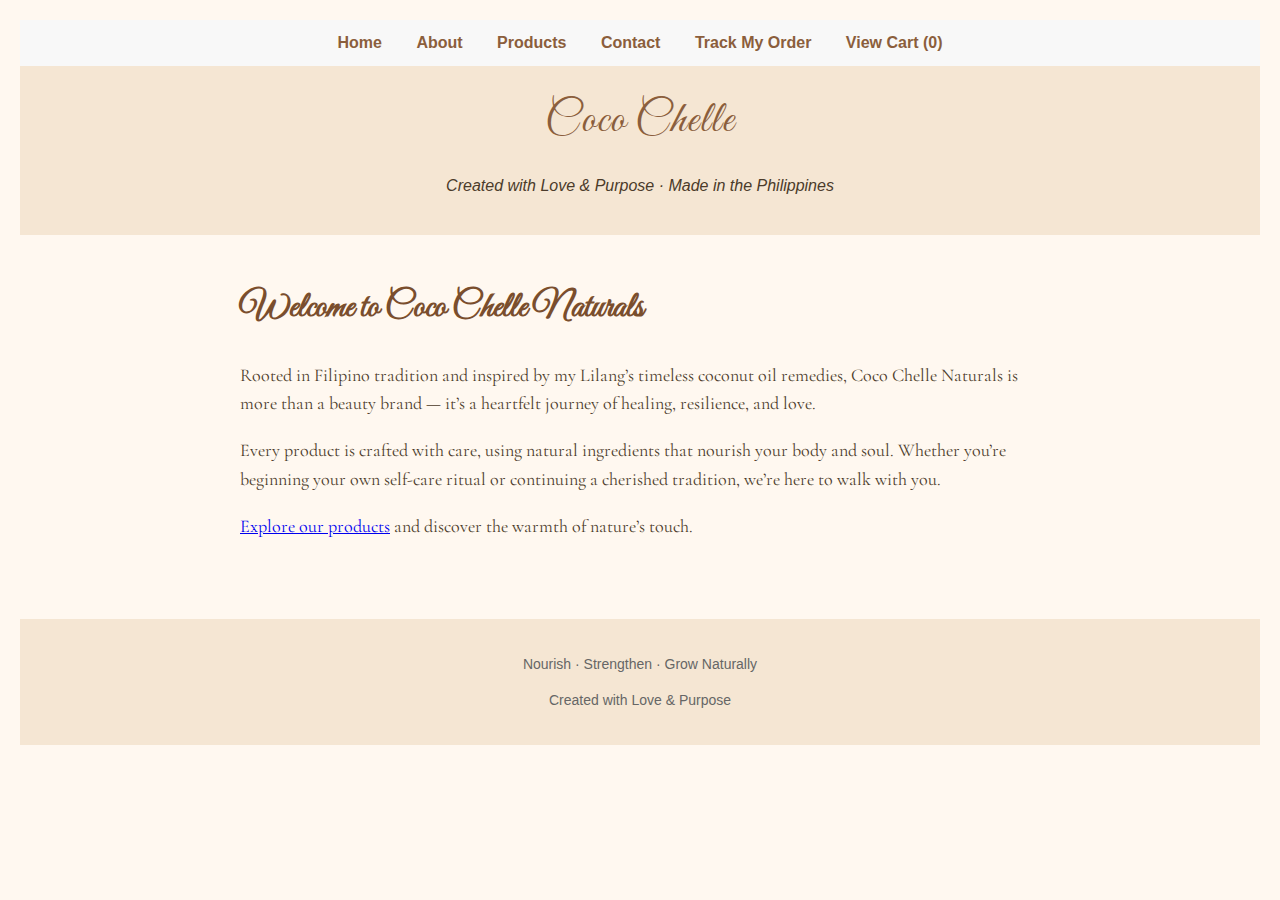
<file: index.html>
<!DOCTYPE html>
<html lang="en">
<head>
  <meta charset="UTF-8" />
  <meta name="viewport" content="width=device-width, initial-scale=1.0" />
  <title>Home · Coco Chelle Naturals</title>
  <link href="https://fonts.googleapis.com/css2?family=Great+Vibes&display=swap" rel="stylesheet" />
  <link href="https://fonts.googleapis.com/css2?family=Cormorant+Garamond:wght@500&display=swap" rel="stylesheet" />
  <link rel="stylesheet" href="style.css" />
  <style>
    main { font-family: 'Cormorant Garamond', serif; font-size: 18px; line-height: 1.6; }
    #cart-overlay { display: none; position: fixed; top: 0; left: 0; width: 100%; height: 100%; background: rgba(0,0,0,0.5); z-index: 999; }
    #cart-modal { display: none; position: fixed; top: 50%; left: 50%; transform: translate(-50%, -50%); background: #fff; padding: 20px; border-radius: 8px; max-width: 400px; width: 90%; z-index: 1000; font-family: 'Cormorant Garamond', serif; font-size: 18px; line-height: 1.6; }
    #cart-content h2 { margin-top: 0; }
    .cart-item { display: flex; justify-content: space-between; margin-bottom: 8px; }
    .remove-btn { background: none; border: none; color: #a00; cursor: pointer; font-size: 0.9em; }
    .close-btn { display: block; margin-top: 15px; background: #333; color: #fff; padding: 8px 12px; border: none; border-radius: 4px; cursor: pointer; }
    .gcash-btn { background-color: #0072CE; color: #fff; border: none; border-radius: 6px; padding: 10px 18px; cursor: pointer; font-family: 'Cormorant Garamond', serif; font-size: 16px; margin-top: 10px; transition: background-color 0.3s ease, transform 0.2s ease; }
    .gcash-btn:hover { background-color: #005fa3; transform: translateY(-2px); }
  </style>
</head>
<body>
  <nav>
    <ul>
      <li><a href="index.html">Home</a></li>
      <li><a href="about.html">About</a></li>
      <li><a href="products.html">Products</a></li>
      <li><a href="contact.html">Contact</a></li>
      <li><a href="track.html">Track My Order</a></li>
      <li><a href="#" id="cart-link" onclick="viewCart()">View Cart (0)</a></li>
    </ul>
  </nav>

  <header>
    <div class="brand-name">Coco Chelle</div>
    <p><em>Created with Love & Purpose · Made in the Philippines</em></p>
  </header>

  <main>
    <h1>Welcome to Coco Chelle Naturals</h1>
    <p>Rooted in Filipino tradition and inspired by my Lilang’s timeless coconut oil remedies, Coco Chelle Naturals is more than a beauty brand — it’s a heartfelt journey of healing, resilience, and love.</p>
    <p>Every product is crafted with care, using natural ingredients that nourish your body and soul. Whether you’re beginning your own self-care ritual or continuing a cherished tradition, we’re here to walk with you.</p>
    <p><a href="products.html">Explore our products</a> and discover the warmth of nature’s touch.</p>
  </main>

  <div id="cart-overlay" onclick="closeCart()"></div>
  <div id="cart-modal"><div id="cart-content"></div></div>

  <footer>
    <p>Nourish · Strengthen · Grow Naturally</p>
    <p>Created with Love & Purpose</p>
  </footer>

  <script>
    let cart = JSON.parse(localStorage.getItem('cart')) || [];
    updateCartLink();

    window.addToCart = function(productName, price) {
      cart.push({ name: productName, price: price });
      localStorage.setItem('cart', JSON.stringify(cart));
      updateCartLink();
      viewCart();
    };

    window.viewCart = function() {
      const overlay = document.getElementById('cart-overlay');
      const modal = document.getElementById('cart-modal');
      const content = document.getElementById('cart-content');

      if (cart.length === 0) {
        content.innerHTML = '<h2>Your Cart</h2><p>Your cart is empty.</p><button class="close-btn" onclick="closeCart()">Close</button>';
      } else {
        let subtotal = cart.reduce((sum, item) => sum + item.price, 0);
        let deliveryFee = 80;
        let total = subtotal + deliveryFee;

        let itemsHTML = '<h2>Your Cart</h2>';
        cart.forEach((item, index) => {
          itemsHTML += `<div class="cart-item"><span>${item.name} - ₱${item.price}</span><button class="remove-btn" onclick="removeFromCart(${index})">Remove</button></div>`;
        });

        itemsHTML += `<p><strong>Subtotal:</strong> ₱${subtotal}</p>`;
        itemsHTML += `<p><strong>Delivery Fee:</strong> ₱${deliveryFee} <br><small>Courier will collect your package from our home and deliver straight to you.</small></p>`;
        itemsHTML += `<p><strong>Total:</strong> ₱${total}</p>`;
        itemsHTML += `<button class="gcash-btn" onclick="payWithGCash(${total})">Pay with GCash</button><button class="close-btn" onclick="closeCart()">Close</button>`;
        content.innerHTML = itemsHTML;
      }

      overlay.style.display = 'block';
      modal.style.display = 'block';
    };

    window.closeCart = function() {
      document.getElementById('cart-overlay').style.display = 'none';
      document.getElementById('cart-modal').style.display = 'none';
    };

    window.removeFromCart = function(index) {
      cart.splice(index, 1);
      localStorage.setItem('cart', JSON.stringify(cart));
      updateCartLink();
      viewCart();
    };

    window.payWithGCash = function(total) {
      window.open('gcash.html?amount=' + total, '_blank');
    };

    function updateCartLink() {
      document.getElementById('cart-link').textContent = `View Cart (${cart.length})`;
    }
  </script>
</body>
</html>
</file>
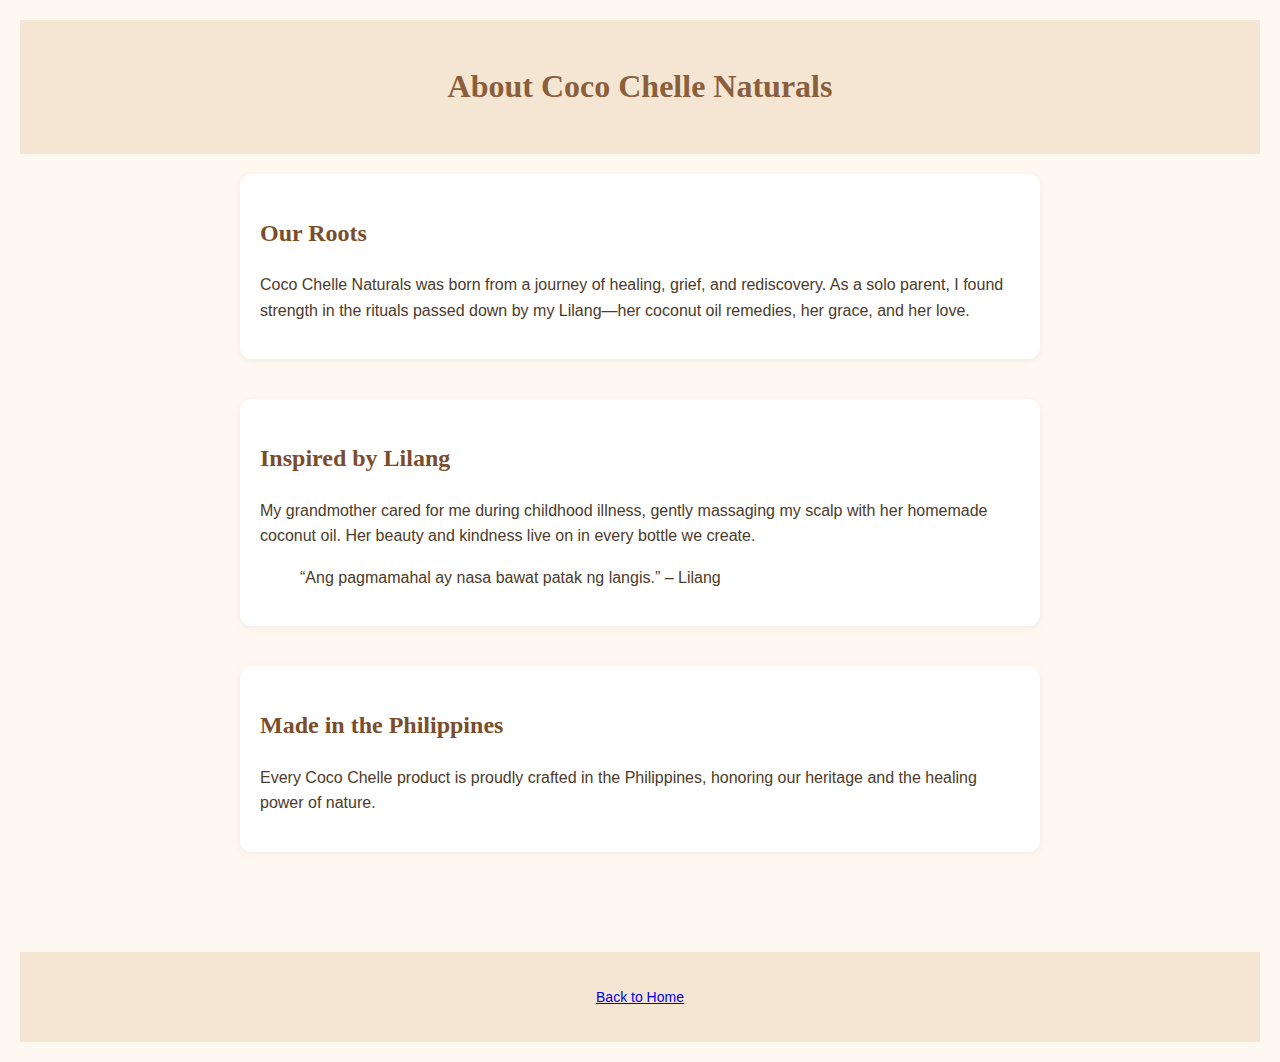
<file: about.html>
<!DOCTYPE html>
<html lang="en">
<head>
  <meta charset="UTF-8">
  <title>About Coco Chelle</title>
  <link rel="stylesheet" href="style.css">
</head>
<body>
  <header>
    <h1>About Coco Chelle Naturals</h1>
  </header>

  <main>
    <section>
      <h2>Our Roots</h2>
      <p>Coco Chelle Naturals was born from a journey of healing, grief, and rediscovery. As a solo parent, I found strength in the rituals passed down by my Lilang—her coconut oil remedies, her grace, and her love.</p>
    </section>

    <section>
      <h2>Inspired by Lilang</h2>
      <p>My grandmother cared for me during childhood illness, gently massaging my scalp with her homemade coconut oil. Her beauty and kindness live on in every bottle we create.</p>
      <blockquote>“Ang pagmamahal ay nasa bawat patak ng langis.” – Lilang</blockquote>
    </section>

    <section>
      <h2>Made in the Philippines</h2>
      <p>Every Coco Chelle product is proudly crafted in the Philippines, honoring our heritage and the healing power of nature.</p>
    </section>
  </main>

  <footer>
    <p><a href="index.html">Back to Home</a></p>
  </footer>
</body>
</html>
</file>
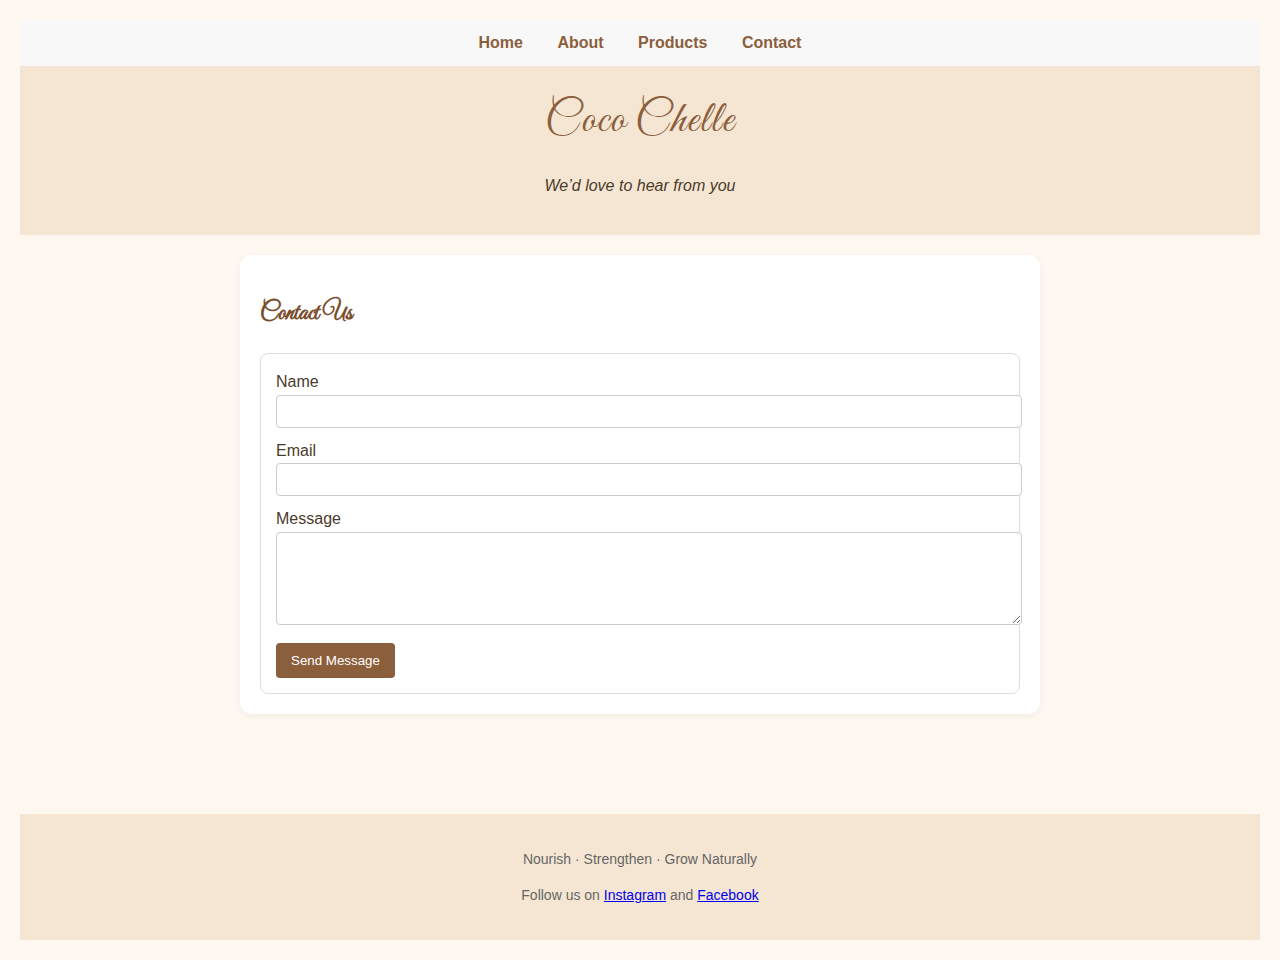
<file: contact.html>
<!DOCTYPE html>
<html lang="en">
<head>
  <meta charset="UTF-8" />
  <meta name="viewport" content="width=device-width, initial-scale=1.0" />
  <title>Contact · Coco Chelle Naturals</title>
  <link href="https://fonts.googleapis.com/css2?family=Great+Vibes&display=swap" rel="stylesheet" />
  <link rel="stylesheet" href="style.css" />
</head>

<body>
  <nav>
    <ul>
      <li><a href="index.html">Home</a></li>
      <li><a href="about.html">About</a></li>
      <li><a href="products.html">Products</a></li>
      <li><a href="contact.html">Contact</a></li>
    </ul>
  </nav>

  <header>
    <div class="brand-name">Coco Chelle</div>
    <p><em>We’d love to hear from you</em></p>
  </header>

  <main>
    <section>
      <h2>Contact Us</h2>
      <form>
        <label for="name">Name</label>
        <input type="text" id="name" name="name" required />

        <label for="email">Email</label>
        <input type="email" id="email" name="email" required />

        <label for="message">Message</label>
        <textarea id="message" name="message" rows="5" required></textarea>

        <button type="submit">Send Message</button>
      </form>
    </section>
  </main>

  <footer>
    <p>Nourish · Strengthen · Grow Naturally</p>
    <p>Follow us on <a href="https://www.instagram.com/yourpage" target="_blank">Instagram</a> and <a href="https://www.facebook.com/yourpage" target="_blank">Facebook</a></p>
  </footer>
</body>
</html>
</file>
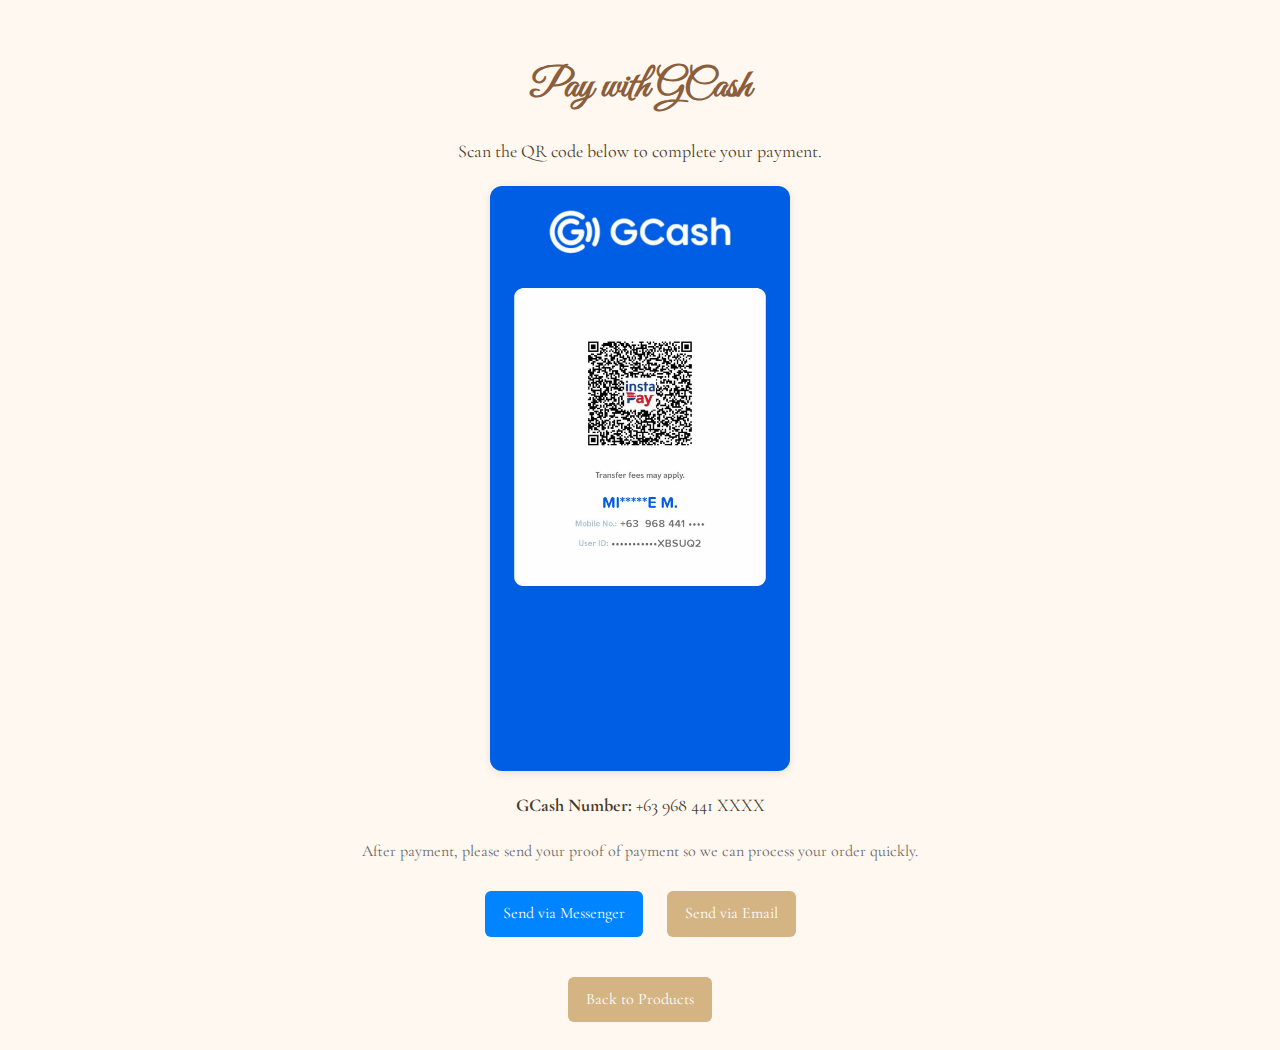
<file: gcash.html>
<!DOCTYPE html>
<html lang="en">
<head>
  <meta charset="UTF-8">
  <meta name="viewport" content="width=device-width, initial-scale=1.0">
  <title>Pay with GCash · Coco Chelle Naturals</title>
  <link href="https://fonts.googleapis.com/css2?family=Great+Vibes&display=swap" rel="stylesheet">
  <link href="https://fonts.googleapis.com/css2?family=Cormorant+Garamond:wght@500&display=swap" rel="stylesheet">
  <style>
    body {
      font-family: 'Cormorant Garamond', serif;
      background-color: #fff8f0;
      color: #4b3b2a;
      text-align: center;
      padding: 20px;
      line-height: 1.6;
    }
    h1 {
      font-family: 'Great Vibes', cursive;
      font-size: 2.5em;
      margin-bottom: 10px;
      color: #8b5e3c;
    }
    img {
      max-width: 300px;
      margin: 20px auto;
      display: block;
      border-radius: 12px;
      box-shadow: 0 2px 8px rgba(0,0,0,0.1);
    }
    p {
      font-size: 18px;
    }
    .note {
      margin-top: 20px;
      font-size: 16px;
      color: #666;
    }
    .btn {
      display: inline-block;
      margin: 10px;
      padding: 10px 18px;
      border-radius: 6px;
      color: #fff;
      text-decoration: none;
      font-size: 16px;
      transition: background-color 0.3s ease, transform 0.2s ease;
    }
    .btn:hover {
      transform: translateY(-2px);
    }
    .messenger-btn {
      background-color: #0084FF;
    }
    .messenger-btn:hover {
      background-color: #006fd1;
    }
    .email-btn {
      background-color: #d4b483;
    }
    .email-btn:hover {
      background-color: #b89465;
    }
    a.back-link {
      display: inline-block;
      margin-top: 30px;
      background-color: #d4b483;
      color: #fff;
      padding: 10px 18px;
      border-radius: 6px;
      text-decoration: none;
      transition: background-color 0.3s ease;
    }
    a.back-link:hover {
      background-color: #b89465;
    }
  </style>
</head>
<body>
  <h1>Pay with GCash</h1>
  <p id="amount-text">Scan the QR code below to complete your payment.</p>
  <img src="images/gcash-qr.jpg" alt="GCash QR Code">
  <p><strong>GCash Number:</strong> +63 968 441 XXXX</p>
  <p class="note">After payment, please send your proof of payment so we can process your order quickly.</p>

  <!-- Proof of Payment Buttons -->
  <a id="messenger-link" class="btn messenger-btn" target="_blank">Send via Messenger</a>
  <a id="email-link" class="btn email-btn">Send via Email</a>

  <br>
  <a href="products.html" class="back-link">Back to Products</a>

  <script>
    // Get the ?amount= value from the URL
    const params = new URLSearchParams(window.location.search);
    const amount = params.get('amount');

    if (amount) {
      document.getElementById('amount-text').innerHTML =
        `Please send <strong>₱${amount}</strong> via GCash by scanning the QR code below.`;
    }

    // Set Messenger link (replace with your actual FB page username)
    const messengerUsername = "YOUR_FACEBOOK_PAGE_USERNAME"; 
    document.getElementById('messenger-link').href =
      amount
        ? `https://m.me/${messengerUsername}?text=Hello%2C%20I%20have%20sent%20a%20GCash%20payment%20of%20%E2%82%B1${amount}.%20Here%20is%20my%20proof%20of%20payment.`
        : `https://m.me/${messengerUsername}`;

    // Set Email link with your provided address
    const emailAddress = "cocochellenaturals@gmail.com";
    const emailSubject = "GCash Payment Proof - Coco Chelle Naturals";
    const emailBody = amount 
      ? `Hello, I have sent a GCash payment of ₱${amount}. Please find my proof of payment attached.` 
      : `Hello, I have sent a GCash payment. Please find my proof of payment attached.`;
    document.getElementById('email-link').href =
      `mailto:${emailAddress}?subject=${encodeURIComponent(emailSubject)}&body=${encodeURIComponent(emailBody)}`;
  </script>
</body>
</html>
</file>
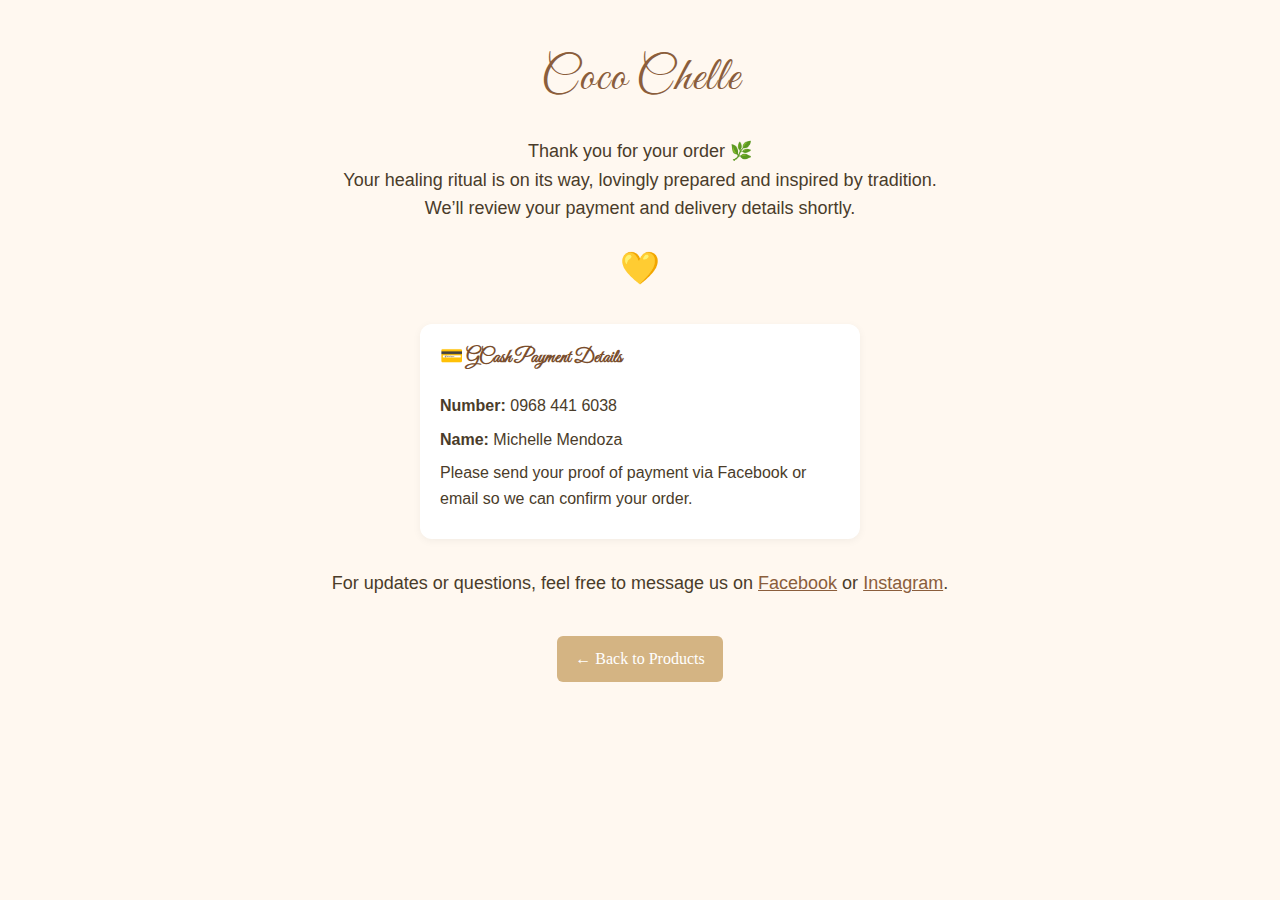
<file: thankyou.html>
<!DOCTYPE html>
<html lang="en">
<head>
  <meta charset="UTF-8" />
  <meta name="viewport" content="width=device-width, initial-scale=1.0" />
  <title>Thank You · Coco Chelle Naturals</title>
  <link href="https://fonts.googleapis.com/css2?family=Great+Vibes&display=swap" rel="stylesheet" />
  <link rel="stylesheet" href="style.css" />
  <style>
    body {
      background-color: #fff8f0;
      font-family: 'Arial', sans-serif;
      text-align: center;
      padding: 40px;
      color: #4a3c2a;
    }
    .brand-name {
      font-family: 'Great Vibes', cursive;
      font-size: 48px;
      color: #8b5e3c;
      margin-bottom: 10px;
    }
    .message {
      font-size: 18px;
      margin-top: 20px;
      line-height: 1.6;
    }
    .heart {
      font-size: 32px;
      color: #e6a756;
      margin: 20px 0;
    }
    .payment-box {
      background: #fff;
      border-radius: 12px;
      padding: 20px;
      margin: 30px auto;
      max-width: 400px;
      box-shadow: 0 2px 8px rgba(0,0,0,0.05);
      text-align: left;
    }
    .payment-box h3 {
      margin-top: 0;
      color: #7a4e2d;
    }
    .payment-box p {
      margin: 8px 0;
      font-size: 16px;
    }
    a {
      color: #8b5e3c;
      text-decoration: underline;
    }
    .back-btn {
      display: inline-block;
      margin-top: 20px;
      padding: 10px 18px;
      background-color: #d4b483;
      color: #fff;
      border-radius: 6px;
      text-decoration: none;
      font-family: 'Cormorant Garamond', serif;
      font-size: 16px;
      transition: background-color 0.3s ease, transform 0.2s ease;
    }
    .back-btn:hover {
      background-color: #b89465;
      transform: translateY(-2px);
    }
  </style>
</head>
<body>
  <div class="brand-name">Coco Chelle</div>
  <p class="message">
    Thank you for your order 🌿<br />
    Your healing ritual is on its way, lovingly prepared and inspired by tradition.<br />
    We’ll review your payment and delivery details shortly.
  </p>

  <div class="heart">💛</div>

  <div class="payment-box">
    <h3>💳 GCash Payment Details</h3>
    <p><strong>Number:</strong> 0968&nbsp;441&nbsp;6038</p>
    <p><strong>Name:</strong> Michelle Mendoza</p>
    <p>Please send your proof of payment via Facebook or email so we can confirm your order.</p>
  </div>

  <p class="message">
    For updates or questions, feel free to message us on  
    <a href="https://www.facebook.com/yourpage" target="_blank">Facebook</a> or  
    <a href="https://www.instagram.com/yourpage" target="_blank">Instagram</a>.
  </p>

  <a href="products.html" class="back-btn">← Back to Products</a>
</body>
</html>
</file>
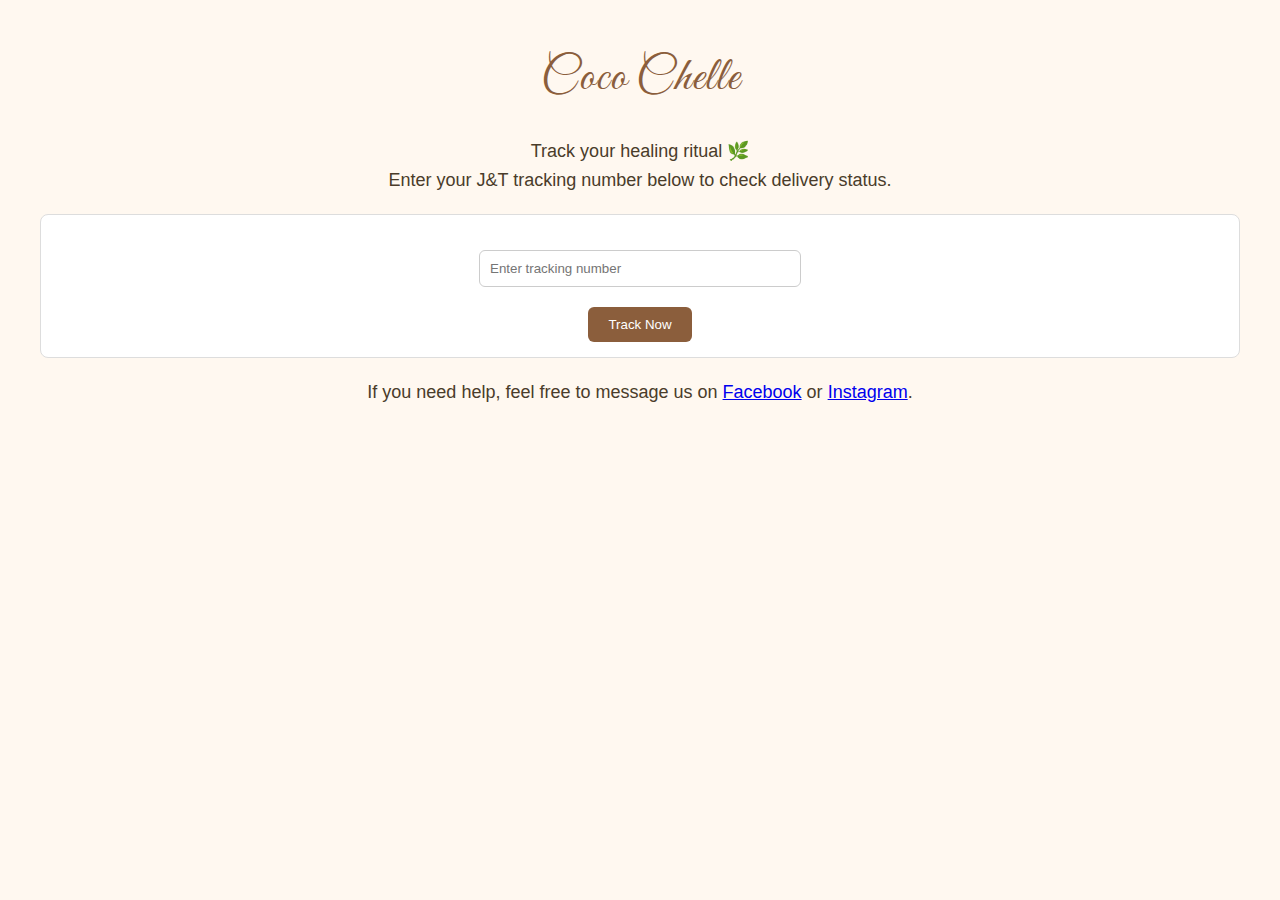
<file: track.html>
<!DOCTYPE html>
<html lang="en">
<head>
  <meta charset="UTF-8" />
  <meta name="viewport" content="width=device-width, initial-scale=1.0" />
  <title>Track My Order · Coco Chelle Naturals</title>
  <link href="https://fonts.googleapis.com/css2?family=Great+Vibes&display=swap" rel="stylesheet" />
  <link rel="stylesheet" href="style.css" />
  <style>
    body {
      background-color: #fff8f0;
      font-family: 'Arial', sans-serif;
      text-align: center;
      padding: 40px;
    }
    .brand-name {
      font-family: 'Great Vibes', cursive;
      font-size: 48px;
      color: #8b5e3c;
      margin-bottom: 10px;
    }
    .message {
      font-size: 18px;
      color: #4a3c2a;
      margin-top: 20px;
    }
    input {
      padding: 10px;
      width: 80%;
      max-width: 300px;
      margin-top: 20px;
      border-radius: 6px;
      border: 1px solid #ccc;
    }
    button {
      background-color: #8b5e3c;
      color: white;
      border: none;
      padding: 10px 20px;
      border-radius: 6px;
      cursor: pointer;
      margin-top: 10px;
    }
  </style>
</head>
<body>
  <div class="brand-name">Coco Chelle</div>
  <p class="message">
    Track your healing ritual 🌿<br />
    Enter your J&T tracking number below to check delivery status.
  </p>

  <form action="https://www.jtexpress.ph/index/query/gzquery.html" method="GET" target="_blank">
    <input type="text" name="billcode" placeholder="Enter tracking number" required />
    <br />
    <button type="submit">Track Now</button>
  </form>

  <p class="message">
    If you need help, feel free to message us on  
    <a href="https://www.facebook.com/yourpage" target="_blank">Facebook</a> or  
    <a href="https://www.instagram.com/yourpage" target="_blank">Instagram</a>.
  </p>
</body>
</html>
</file>
<file: style.css>
/* 🌿 Base Styles */
body {
  font-family: 'Segoe UI', sans-serif;
  background-color: #fff8f0;
  color: #4b3b2a;
  line-height: 1.6;
  margin: 0;
  padding: 20px;
}

/* 🌸 Header & Footer */
header, footer {
  background-color: #f5e6d3;
  text-align: center;
  padding: 20px;
}

header h1 {
  font-size: 2em;
  color: #8b5e3c;
}

footer {
  margin-top: 40px;
  font-size: 14px;
  color: #666;
}

/* 🧭 Navigation */
nav {
  background-color: #f8f8f8;
  padding: 10px;
  text-align: center;
}

nav ul {
  list-style: none;
  padding: 0;
  margin: 0;
}

nav ul li {
  display: inline;
  margin: 0 15px;
}

nav ul li a {
  text-decoration: none;
  color: #8b5e3c;
  font-weight: bold;
}

nav ul li a:hover {
  text-decoration: underline;
}

/* 📱 Responsive Navigation */
@media (max-width: 600px) {
  nav ul li {
    display: block;
    margin: 10px 0;
  }
}

/* 🧾 Main Content */
main {
  max-width: 800px;
  margin: auto;
  padding: 20px;
}

section {
  margin-bottom: 40px;
  padding: 20px;
  background-color: #fff;
  border-radius: 12px;
  box-shadow: 0 2px 8px rgba(0,0,0,0.05);
}

section + section {
  margin-top: 40px;
}

/* 🖼️ Images */
img {
  max-width: 100%;
  border-radius: 12px;
  margin-top: 15px;
}

/* 📝 Form */
form {
  background-color: #fff;
  padding: 15px;
  border: 1px solid #ddd;
  border-radius: 8px;
  margin-top: 20px;
}

input, textarea {
  width: 100%;
  padding: 8px;
  margin-bottom: 10px;
  border: 1px solid #ccc;
  border-radius: 4px;
}

button {
  background-color: #8b5e3c;
  color: #fff;
  border: none;
  padding: 10px 15px;
  border-radius: 4px;
  cursor: pointer;
}

button:hover {
  background-color: #a86c3a;
}

/* 🔗 Links */
/* ✨ Coco Chelle Signature Font */
.brand-name {
  font-family: 'Great Vibes', cursive;
  font-size: 2.8em;
  color: #8b5e3c;
  text-align: center;
  margin-bottom: 10px;
  letter-spacing: 1px;
}

/* 💛 Headings with Great Vibes */
h1, h2, h3 {
  font-family: 'Great Vibes', cursive;
  color: #7a4e2d;
}
.about-logo {
  max-width: 200px;
  display: block;
  margin: 20px auto;
}
</file>
